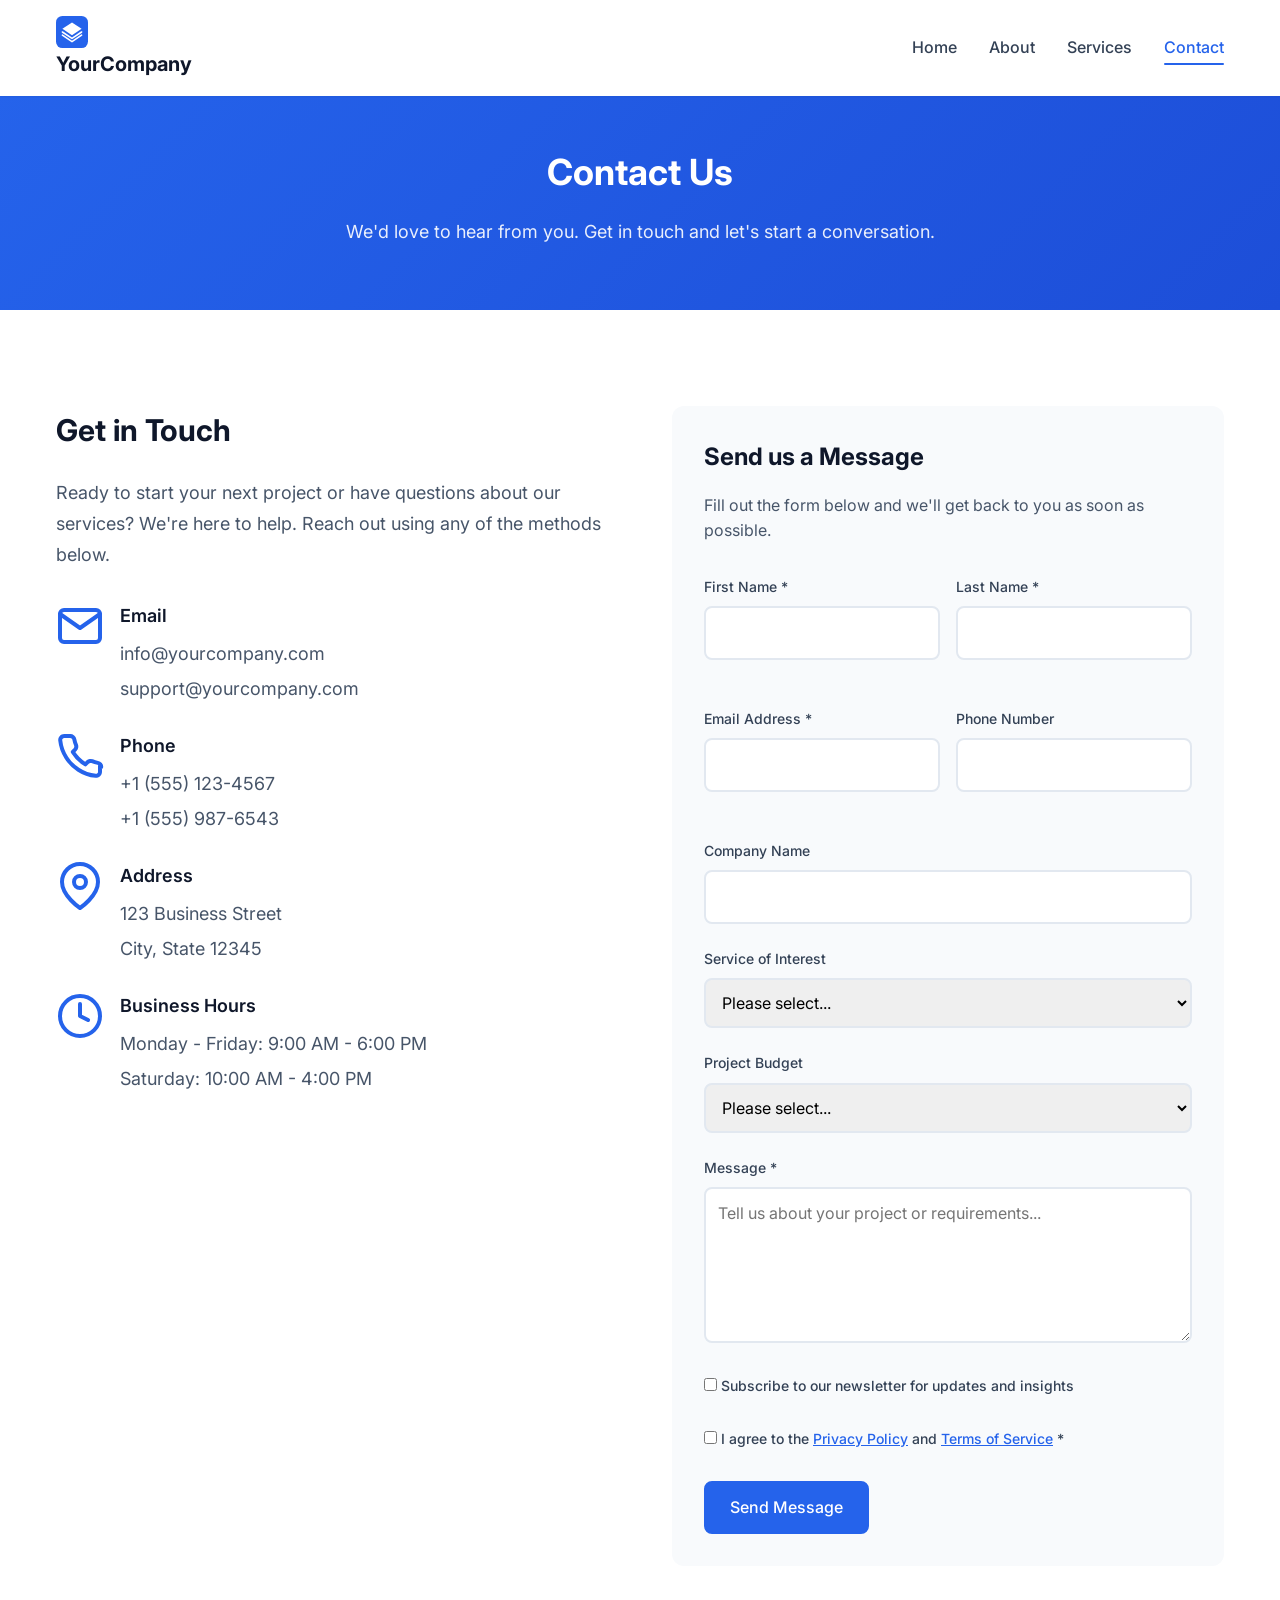
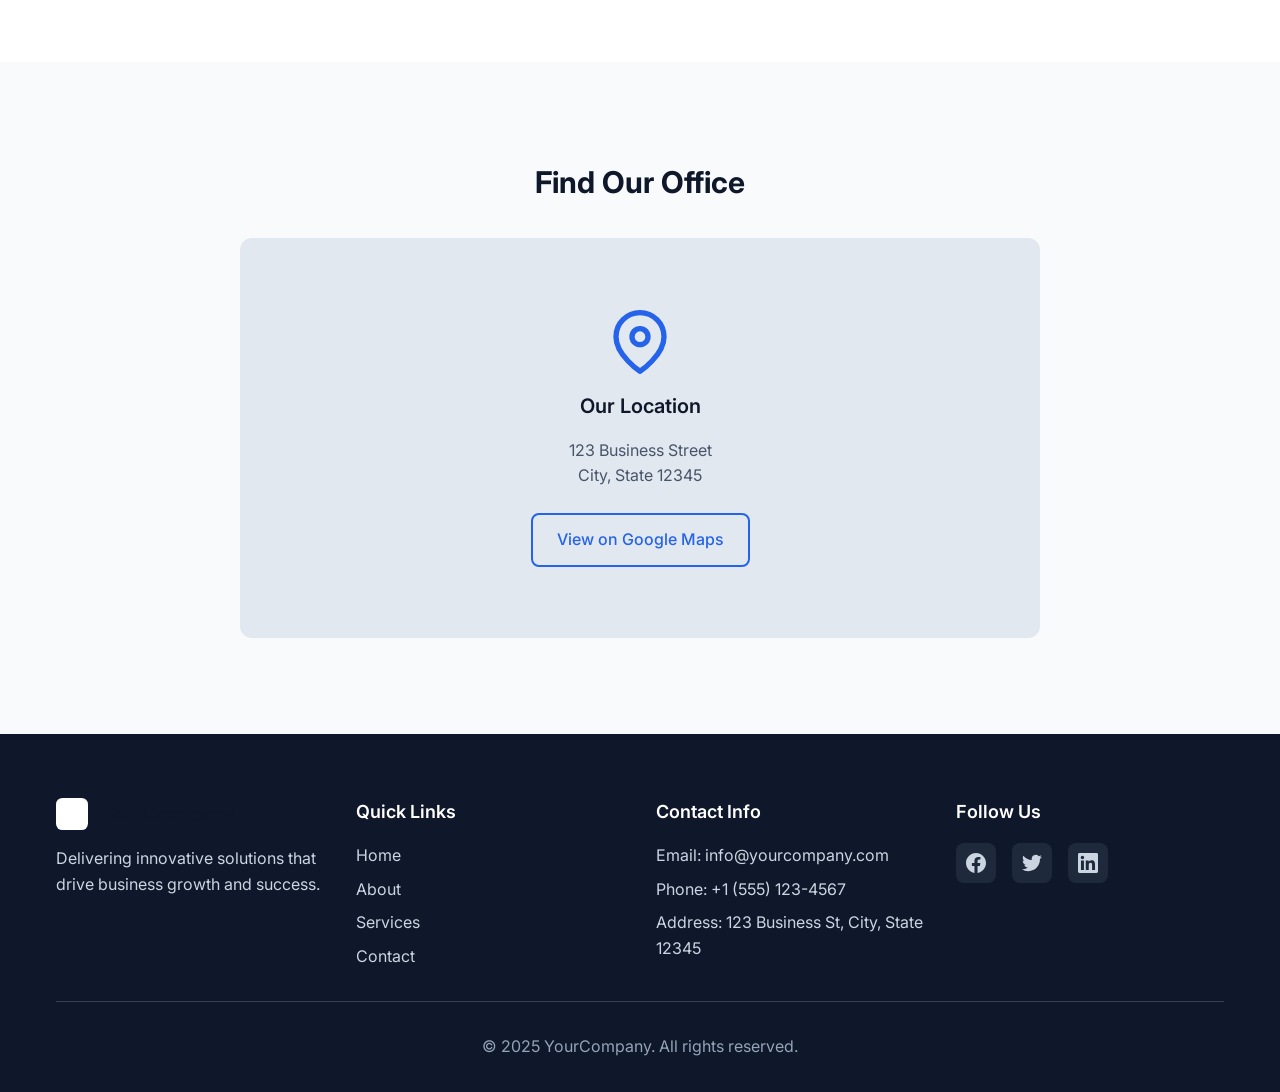
<file: contact.html>
<!DOCTYPE html>
<html lang="en">
<head>
    <meta charset="UTF-8">
    <meta name="viewport" content="width=device-width, initial-scale=1.0">
    <meta name="description" content="Get in touch with our team - contact information and inquiry form">
    <meta name="keywords" content="contact, get in touch, inquiry, support">
    <title>Contact Us - Your Company</title>
    <link rel="stylesheet" href="css/styles.css">
    <link rel="preconnect" href="https://fonts.googleapis.com">
    <link rel="preconnect" href="https://fonts.gstatic.com" crossorigin>
    <link href="https://fonts.googleapis.com/css2?family=Inter:wght@300;400;500;600;700&display=swap" rel="stylesheet">
    <link rel="icon" type="image/x-icon" href="assets/favicon.ico">
</head>
<body>
    <!-- Navigation -->
    <nav class="navbar" id="navbar">
        <div class="nav-container">
            <div class="nav-logo">
                <a href="index.html">
                    <img src="assets/logo.svg" alt="Company Logo" class="logo">
                    <span class="company-name">YourCompany</span>
                </a>
            </div>
            <ul class="nav-menu" id="nav-menu">
                <li class="nav-item">
                    <a href="index.html" class="nav-link">Home</a>
                </li>
                <li class="nav-item">
                    <a href="about.html" class="nav-link">About</a>
                </li>
                <li class="nav-item">
                    <a href="services.html" class="nav-link">Services</a>
                </li>
                <li class="nav-item">
                    <a href="contact.html" class="nav-link active">Contact</a>
                </li>
            </ul>
            <div class="nav-toggle" id="mobile-menu">
                <span class="bar"></span>
                <span class="bar"></span>
                <span class="bar"></span>
            </div>
        </div>
    </nav>

    <!-- Page Header -->
    <section class="page-header">
        <div class="container">
            <h1>Contact Us</h1>
            <p>We'd love to hear from you. Get in touch and let's start a conversation.</p>
        </div>
    </section>

    <!-- Contact Section -->
    <section class="contact">
        <div class="container">
            <div class="contact-content">
                <!-- Contact Information -->
                <div class="contact-info">
                    <h2>Get in Touch</h2>
                    <p>
                        Ready to start your next project or have questions about our services? 
                        We're here to help. Reach out using any of the methods below.
                    </p>
                    
                    <div class="contact-methods">
                        <div class="contact-method">
                            <div class="method-icon">
                                <svg viewBox="0 0 24 24" fill="none" xmlns="http://www.w3.org/2000/svg">
                                    <path d="M4 4H20C21.1 4 22 4.9 22 6V18C22 19.1 21.1 20 20 20H4C2.9 20 2 19.1 2 18V6C2 4.9 2.9 4 4 4Z" stroke="currentColor" stroke-width="2" stroke-linecap="round" stroke-linejoin="round"/>
                                    <polyline points="22,6 12,13 2,6" stroke="currentColor" stroke-width="2" stroke-linecap="round" stroke-linejoin="round"/>
                                </svg>
                            </div>
                            <div class="method-details">
                                <h4>Email</h4>
                                <p>info@yourcompany.com</p>
                                <p>support@yourcompany.com</p>
                            </div>
                        </div>

                        <div class="contact-method">
                            <div class="method-icon">
                                <svg viewBox="0 0 24 24" fill="none" xmlns="http://www.w3.org/2000/svg">
                                    <path d="M22 16.92V19.92C22.0011 20.1985 21.9441 20.4742 21.8325 20.7293C21.7209 20.9845 21.5573 21.2136 21.3521 21.4019C21.1468 21.5901 20.9046 21.7335 20.6407 21.8227C20.3769 21.9119 20.0974 21.9451 19.82 21.92C16.7428 21.5856 13.787 20.5341 11.19 18.85C8.77382 17.3147 6.72533 15.2662 5.18999 12.85C3.49997 10.2412 2.44824 7.27099 2.11999 4.18C2.095 3.90347 2.12787 3.62476 2.21649 3.36162C2.30512 3.09849 2.44756 2.85669 2.63476 2.65162C2.82196 2.44655 3.0498 2.28271 3.30379 2.17052C3.55777 2.05833 3.83233 2.00026 4.10999 2H7.10999C7.59344 1.99522 8.06543 2.16708 8.43999 2.48353C8.81455 2.79999 9.06755 3.23945 9.15999 3.72C9.33581 4.68007 9.62283 5.62273 10.01 6.53C10.1426 6.88792 10.1787 7.27691 10.1155 7.65088C10.0524 8.02485 9.89218 8.37335 9.64999 8.66L8.38999 9.92C9.93051 12.4135 12.1865 14.6695 14.68 16.21L15.94 14.95C16.2266 14.7078 16.5751 14.5476 16.9491 14.4845C17.3231 14.4213 17.7121 14.4574 18.07 14.59C18.9773 14.9772 19.9199 15.2642 20.88 15.44C21.3705 15.5355 21.8188 15.7954 22.1398 16.1808C22.4608 16.5661 22.6286 17.0501 22.62 17.54L22 16.92Z" stroke="currentColor" stroke-width="2" stroke-linecap="round" stroke-linejoin="round"/>
                                </svg>
                            </div>
                            <div class="method-details">
                                <h4>Phone</h4>
                                <p>+1 (555) 123-4567</p>
                                <p>+1 (555) 987-6543</p>
                            </div>
                        </div>

                        <div class="contact-method">
                            <div class="method-icon">
                                <svg viewBox="0 0 24 24" fill="none" xmlns="http://www.w3.org/2000/svg">
                                    <path d="M21 10C21 17 12 23 12 23S3 17 3 10C3 7.61305 3.94821 5.32387 5.63604 3.63604C7.32387 1.94821 9.61305 1 12 1C14.3869 1 16.6761 1.94821 18.364 3.63604C20.0518 5.32387 21 7.61305 21 10Z" stroke="currentColor" stroke-width="2" stroke-linecap="round" stroke-linejoin="round"/>
                                    <circle cx="12" cy="10" r="3" stroke="currentColor" stroke-width="2"/>
                                </svg>
                            </div>
                            <div class="method-details">
                                <h4>Address</h4>
                                <p>123 Business Street</p>
                                <p>City, State 12345</p>
                            </div>
                        </div>

                        <div class="contact-method">
                            <div class="method-icon">
                                <svg viewBox="0 0 24 24" fill="none" xmlns="http://www.w3.org/2000/svg">
                                    <circle cx="12" cy="12" r="10" stroke="currentColor" stroke-width="2"/>
                                    <polyline points="12,6 12,12 16,14" stroke="currentColor" stroke-width="2" stroke-linecap="round" stroke-linejoin="round"/>
                                </svg>
                            </div>
                            <div class="method-details">
                                <h4>Business Hours</h4>
                                <p>Monday - Friday: 9:00 AM - 6:00 PM</p>
                                <p>Saturday: 10:00 AM - 4:00 PM</p>
                            </div>
                        </div>
                    </div>
                </div>

                <!-- Contact Form -->
                <div class="contact-form">
                    <form id="contactForm" class="form">
                        <h3>Send us a Message</h3>
                        <p>Fill out the form below and we'll get back to you as soon as possible.</p>
                        
                        <div class="form-row">
                            <div class="form-group">
                                <label for="firstName">First Name *</label>
                                <input type="text" id="firstName" name="firstName" required>
                            </div>
                            <div class="form-group">
                                <label for="lastName">Last Name *</label>
                                <input type="text" id="lastName" name="lastName" required>
                            </div>
                        </div>

                        <div class="form-row">
                            <div class="form-group">
                                <label for="email">Email Address *</label>
                                <input type="email" id="email" name="email" required>
                            </div>
                            <div class="form-group">
                                <label for="phone">Phone Number</label>
                                <input type="tel" id="phone" name="phone">
                            </div>
                        </div>

                        <div class="form-group">
                            <label for="company">Company Name</label>
                            <input type="text" id="company" name="company">
                        </div>

                        <div class="form-group">
                            <label for="service">Service of Interest</label>
                            <select id="service" name="service">
                                <option value="">Please select...</option>
                                <option value="web-development">Web Development</option>
                                <option value="cloud-solutions">Cloud Solutions</option>
                                <option value="data-analytics">Data Analytics</option>
                                <option value="quality-assurance">Quality Assurance</option>
                                <option value="ui-ux-design">UI/UX Design</option>
                                <option value="integration-services">Integration Services</option>
                                <option value="consulting">Consulting</option>
                                <option value="other">Other</option>
                            </select>
                        </div>

                        <div class="form-group">
                            <label for="budget">Project Budget</label>
                            <select id="budget" name="budget">
                                <option value="">Please select...</option>
                                <option value="under-10k">Under $10,000</option>
                                <option value="10k-25k">$10,000 - $25,000</option>
                                <option value="25k-50k">$25,000 - $50,000</option>
                                <option value="50k-100k">$50,000 - $100,000</option>
                                <option value="over-100k">Over $100,000</option>
                            </select>
                        </div>

                        <div class="form-group">
                            <label for="message">Message *</label>
                            <textarea id="message" name="message" rows="5" required placeholder="Tell us about your project or requirements..."></textarea>
                        </div>

                        <div class="form-group checkbox-group">
                            <label class="checkbox-label">
                                <input type="checkbox" id="newsletter" name="newsletter">
                                <span class="checkmark"></span>
                                Subscribe to our newsletter for updates and insights
                            </label>
                        </div>

                        <div class="form-group checkbox-group">
                            <label class="checkbox-label">
                                <input type="checkbox" id="privacy" name="privacy" required>
                                <span class="checkmark"></span>
                                I agree to the <a href="#" target="_blank">Privacy Policy</a> and <a href="#" target="_blank">Terms of Service</a> *
                            </label>
                        </div>

                        <button type="submit" class="btn btn-primary">Send Message</button>
                    </form>
                </div>
            </div>
        </div>
    </section>

    <!-- Map Section (Optional) -->
    <section class="map">
        <div class="container">
            <h2>Find Our Office</h2>
            <div class="map-container">
                <!-- You can replace this with an actual Google Maps embed -->
                <div class="map-placeholder">
                    <div class="map-content">
                        <div class="map-icon">
                            <svg viewBox="0 0 24 24" fill="none" xmlns="http://www.w3.org/2000/svg">
                                <path d="M21 10C21 17 12 23 12 23S3 17 3 10C3 7.61305 3.94821 5.32387 5.63604 3.63604C7.32387 1.94821 9.61305 1 12 1C14.3869 1 16.6761 1.94821 18.364 3.63604C20.0518 5.32387 21 7.61305 21 10Z" stroke="currentColor" stroke-width="2" stroke-linecap="round" stroke-linejoin="round"/>
                                <circle cx="12" cy="10" r="3" stroke="currentColor" stroke-width="2"/>
                            </svg>
                        </div>
                        <h3>Our Location</h3>
                        <p>123 Business Street<br>City, State 12345</p>
                        <a href="https://maps.google.com" target="_blank" class="btn btn-secondary">View on Google Maps</a>
                    </div>
                </div>
            </div>
        </div>
    </section>

    <!-- Footer -->
    <footer class="footer">
        <div class="container">
            <div class="footer-content">
                <div class="footer-section">
                    <div class="footer-logo">
                        <img src="assets/logo.svg" alt="Company Logo" class="logo">
                        <span class="company-name">YourCompany</span>
                    </div>
                    <p>Delivering innovative solutions that drive business growth and success.</p>
                </div>
                <div class="footer-section">
                    <h4>Quick Links</h4>
                    <ul>
                        <li><a href="index.html">Home</a></li>
                        <li><a href="about.html">About</a></li>
                        <li><a href="services.html">Services</a></li>
                        <li><a href="contact.html">Contact</a></li>
                    </ul>
                </div>
                <div class="footer-section">
                    <h4>Contact Info</h4>
                    <p>Email: info@yourcompany.com</p>
                    <p>Phone: +1 (555) 123-4567</p>
                    <p>Address: 123 Business St, City, State 12345</p>
                </div>
                <div class="footer-section">
                    <h4>Follow Us</h4>
                    <div class="social-links">
                        <a href="#" aria-label="Facebook">
                            <svg viewBox="0 0 24 24" fill="currentColor">
                                <path d="M24 12.073c0-6.627-5.373-12-12-12s-12 5.373-12 12c0 5.99 4.388 10.954 10.125 11.854v-8.385H7.078v-3.47h3.047V9.43c0-3.007 1.792-4.669 4.533-4.669 1.312 0 2.686.235 2.686.235v2.953H15.83c-1.491 0-1.956.925-1.956 1.874v2.25h3.328l-.532 3.47h-2.796v8.385C19.612 23.027 24 18.062 24 12.073z"/>
                            </svg>
                        </a>
                        <a href="#" aria-label="Twitter">
                            <svg viewBox="0 0 24 24" fill="currentColor">
                                <path d="M23.953 4.57a10 10 0 01-2.825.775 4.958 4.958 0 002.163-2.723c-.951.555-2.005.959-3.127 1.184a4.92 4.92 0 00-8.384 4.482C7.69 8.095 4.067 6.13 1.64 3.162a4.822 4.822 0 00-.666 2.475c0 1.71.87 3.213 2.188 4.096a4.904 4.904 0 01-2.228-.616v.06a4.923 4.923 0 003.946 4.827 4.996 4.996 0 01-2.212.085 4.936 4.936 0 004.604 3.417 9.867 9.867 0 01-6.102 2.105c-.39 0-.779-.023-1.17-.067a13.995 13.995 0 007.557 2.209c9.053 0 13.998-7.496 13.998-13.985 0-.21 0-.42-.015-.63A9.935 9.935 0 0024 4.59z"/>
                            </svg>
                        </a>
                        <a href="#" aria-label="LinkedIn">
                            <svg viewBox="0 0 24 24" fill="currentColor">
                                <path d="M20.447 20.452h-3.554v-5.569c0-1.328-.027-3.037-1.852-3.037-1.853 0-2.136 1.445-2.136 2.939v5.667H9.351V9h3.414v1.561h.046c.477-.9 1.637-1.85 3.37-1.85 3.601 0 4.267 2.37 4.267 5.455v6.286zM5.337 7.433c-1.144 0-2.063-.926-2.063-2.065 0-1.138.92-2.063 2.063-2.063 1.14 0 2.064.925 2.064 2.063 0 1.139-.925 2.065-2.064 2.065zm1.782 13.019H3.555V9h3.564v11.452zM22.225 0H1.771C.792 0 0 .774 0 1.729v20.542C0 23.227.792 24 1.771 24h20.451C23.2 24 24 23.227 24 22.271V1.729C24 .774 23.2 0 22.222 0h.003z"/>
                            </svg>
                        </a>
                    </div>
                </div>
            </div>
            <div class="footer-bottom">
                <p>&copy; 2025 YourCompany. All rights reserved.</p>
            </div>
        </div>
    </footer>

    <script src="js/script.js"></script>
</body>
</html>
</file>
<file: css/styles.css>
/* ===========================================
   Modern CSS Reset & Base Styles
   =========================================== */

*, *::before, *::after {
    box-sizing: border-box;
}

* {
    margin: 0;
    padding: 0;
}

html {
    scroll-behavior: smooth;
}

body {
    font-family: 'Inter', -apple-system, BlinkMacSystemFont, 'Segoe UI', Roboto, Oxygen, Ubuntu, Cantarell, sans-serif;
    font-size: 16px;
    line-height: 1.6;
    color: #333;
    overflow-x: hidden;
}

img, picture, video, canvas, svg {
    display: block;
    max-width: 100%;
}

input, button, textarea, select {
    font: inherit;
}

p, h1, h2, h3, h4, h5, h6 {
    overflow-wrap: break-word;
}

a {
    text-decoration: none;
    color: inherit;
}

ul, ol {
    list-style: none;
}

/* ===========================================
   CSS Custom Properties (Variables)
   =========================================== */

:root {
    /* Colors */
    --primary-color: #2563eb;
    --primary-dark: #1d4ed8;
    --primary-light: #3b82f6;
    --secondary-color: #64748b;
    --accent-color: #f59e0b;
    --success-color: #10b981;
    --warning-color: #f59e0b;
    --error-color: #ef4444;
    
    /* Neutrals */
    --white: #ffffff;
    --gray-50: #f8fafc;
    --gray-100: #f1f5f9;
    --gray-200: #e2e8f0;
    --gray-300: #cbd5e1;
    --gray-400: #94a3b8;
    --gray-500: #64748b;
    --gray-600: #475569;
    --gray-700: #334155;
    --gray-800: #1e293b;
    --gray-900: #0f172a;
    
    /* Typography */
    --font-size-xs: 0.75rem;
    --font-size-sm: 0.875rem;
    --font-size-base: 1rem;
    --font-size-lg: 1.125rem;
    --font-size-xl: 1.25rem;
    --font-size-2xl: 1.5rem;
    --font-size-3xl: 1.875rem;
    --font-size-4xl: 2.25rem;
    --font-size-5xl: 3rem;
    
    /* Spacing */
    --space-1: 0.25rem;
    --space-2: 0.5rem;
    --space-3: 0.75rem;
    --space-4: 1rem;
    --space-5: 1.25rem;
    --space-6: 1.5rem;
    --space-8: 2rem;
    --space-10: 2.5rem;
    --space-12: 3rem;
    --space-16: 4rem;
    --space-20: 5rem;
    --space-24: 6rem;
    
    /* Shadows */
    --shadow-sm: 0 1px 2px 0 rgb(0 0 0 / 0.05);
    --shadow: 0 1px 3px 0 rgb(0 0 0 / 0.1), 0 1px 2px -1px rgb(0 0 0 / 0.1);
    --shadow-md: 0 4px 6px -1px rgb(0 0 0 / 0.1), 0 2px 4px -2px rgb(0 0 0 / 0.1);
    --shadow-lg: 0 10px 15px -3px rgb(0 0 0 / 0.1), 0 4px 6px -4px rgb(0 0 0 / 0.1);
    --shadow-xl: 0 20px 25px -5px rgb(0 0 0 / 0.1), 0 8px 10px -6px rgb(0 0 0 / 0.1);
    
    /* Border Radius */
    --radius-sm: 0.25rem;
    --radius: 0.375rem;
    --radius-md: 0.5rem;
    --radius-lg: 0.75rem;
    --radius-xl: 1rem;
    
    /* Transitions */
    --transition: all 0.2s cubic-bezier(0.4, 0, 0.2, 1);
    --transition-colors: color 0.2s, background-color 0.2s, border-color 0.2s;
}

/* ===========================================
   Utility Classes
   =========================================== */

.container {
    width: 100%;
    max-width: 1200px;
    margin: 0 auto;
    padding: 0 var(--space-4);
}

.section-header {
    text-align: center;
    margin-bottom: var(--space-16);
}

.section-header h2 {
    font-size: var(--font-size-3xl);
    font-weight: 700;
    color: var(--gray-900);
    margin-bottom: var(--space-4);
}

.section-header p {
    font-size: var(--font-size-lg);
    color: var(--gray-600);
    max-width: 600px;
    margin: 0 auto;
}

/* ===========================================
   Button Styles
   =========================================== */

.btn {
    display: inline-flex;
    align-items: center;
    justify-content: center;
    gap: var(--space-2);
    padding: var(--space-3) var(--space-6);
    font-size: var(--font-size-base);
    font-weight: 500;
    border-radius: var(--radius-md);
    border: 2px solid transparent;
    cursor: pointer;
    transition: var(--transition);
    text-decoration: none;
    white-space: nowrap;
}

.btn-primary {
    background-color: var(--primary-color);
    color: var(--white);
    border-color: var(--primary-color);
}

.btn-primary:hover {
    background-color: var(--primary-dark);
    border-color: var(--primary-dark);
    transform: translateY(-1px);
    box-shadow: var(--shadow-md);
}

.btn-secondary {
    background-color: transparent;
    color: var(--primary-color);
    border-color: var(--primary-color);
}

.btn-secondary:hover {
    background-color: var(--primary-color);
    color: var(--white);
    transform: translateY(-1px);
    box-shadow: var(--shadow-md);
}

/* ===========================================
   Navigation
   =========================================== */

.navbar {
    position: fixed;
    top: 0;
    width: 100%;
    background-color: var(--white);
    box-shadow: var(--shadow-sm);
    z-index: 1000;
    transition: var(--transition);
}

.nav-container {
    display: flex;
    justify-content: space-between;
    align-items: center;
    max-width: 1200px;
    margin: 0 auto;
    padding: var(--space-4);
}

.nav-logo {
    display: flex;
    align-items: center;
    gap: var(--space-3);
}

.nav-logo .logo {
    width: 32px;
    height: 32px;
}

.company-name {
    font-size: var(--font-size-xl);
    font-weight: 700;
    color: var(--gray-900);
}

.nav-menu {
    display: flex;
    gap: var(--space-8);
}

.nav-link {
    font-weight: 500;
    color: var(--gray-700);
    transition: var(--transition-colors);
    position: relative;
}

.nav-link:hover,
.nav-link.active {
    color: var(--primary-color);
}

.nav-link.active::after {
    content: '';
    position: absolute;
    bottom: -8px;
    left: 0;
    right: 0;
    height: 2px;
    background-color: var(--primary-color);
    border-radius: var(--radius-sm);
}

.nav-toggle {
    display: none;
    flex-direction: column;
    cursor: pointer;
    gap: var(--space-1);
}

.bar {
    width: 25px;
    height: 3px;
    background-color: var(--gray-700);
    transition: var(--transition);
    border-radius: var(--radius-sm);
}

/* ===========================================
   Hero Section
   =========================================== */

.hero {
    margin-top: 80px;
    padding: var(--space-24) 0;
    background: linear-gradient(135deg, var(--gray-50) 0%, var(--white) 100%);
}

.hero-container {
    display: grid;
    grid-template-columns: 1fr 1fr;
    gap: var(--space-16);
    align-items: center;
    max-width: 1200px;
    margin: 0 auto;
    padding: 0 var(--space-4);
}

.hero-title {
    font-size: var(--font-size-5xl);
    font-weight: 700;
    color: var(--gray-900);
    line-height: 1.1;
    margin-bottom: var(--space-6);
}

.hero-description {
    font-size: var(--font-size-lg);
    color: var(--gray-600);
    margin-bottom: var(--space-8);
    line-height: 1.7;
}

.hero-buttons {
    display: flex;
    gap: var(--space-4);
    flex-wrap: wrap;
}

.hero-image img {
    width: 100%;
    height: auto;
    border-radius: var(--radius-xl);
    box-shadow: var(--shadow-xl);
}

/* ===========================================
   Features Section
   =========================================== */

.features {
    padding: var(--space-24) 0;
    background-color: var(--white);
}

.features-grid {
    display: grid;
    grid-template-columns: repeat(auto-fit, minmax(300px, 1fr));
    gap: var(--space-8);
}

.feature-card {
    text-align: center;
    padding: var(--space-8);
    border-radius: var(--radius-lg);
    background-color: var(--gray-50);
    transition: var(--transition);
}

.feature-card:hover {
    transform: translateY(-4px);
    box-shadow: var(--shadow-lg);
}

.feature-icon {
    width: 64px;
    height: 64px;
    margin: 0 auto var(--space-6);
    color: var(--primary-color);
}

.feature-icon svg {
    width: 100%;
    height: 100%;
}

.feature-card h3 {
    font-size: var(--font-size-xl);
    font-weight: 600;
    color: var(--gray-900);
    margin-bottom: var(--space-4);
}

.feature-card p {
    color: var(--gray-600);
    line-height: 1.7;
}

/* ===========================================
   CTA Section
   =========================================== */

.cta {
    padding: var(--space-24) 0;
    background-color: var(--primary-color);
    color: var(--white);
    text-align: center;
}

.cta-content h2 {
    font-size: var(--font-size-3xl);
    font-weight: 700;
    margin-bottom: var(--space-4);
}

.cta-content p {
    font-size: var(--font-size-lg);
    margin-bottom: var(--space-8);
    opacity: 0.9;
}

.cta .btn-primary {
    background-color: var(--white);
    color: var(--primary-color);
    border-color: var(--white);
}

.cta .btn-primary:hover {
    background-color: var(--gray-100);
    border-color: var(--gray-100);
}

/* ===========================================
   Footer
   =========================================== */

.footer {
    background-color: var(--gray-900);
    color: var(--white);
    padding: var(--space-16) 0 var(--space-8);
}

.footer-content {
    display: grid;
    grid-template-columns: repeat(auto-fit, minmax(250px, 1fr));
    gap: var(--space-8);
    margin-bottom: var(--space-8);
}

.footer-logo {
    display: flex;
    align-items: center;
    gap: var(--space-3);
    margin-bottom: var(--space-4);
}

.footer-logo .logo {
    width: 32px;
    height: 32px;
    filter: brightness(0) invert(1);
}

.footer-section h4 {
    font-size: var(--font-size-lg);
    font-weight: 600;
    margin-bottom: var(--space-4);
}

.footer-section ul {
    display: flex;
    flex-direction: column;
    gap: var(--space-2);
}

.footer-section a {
    color: var(--gray-300);
    transition: var(--transition-colors);
}

.footer-section a:hover {
    color: var(--white);
}

.footer-section p {
    color: var(--gray-300);
    margin-bottom: var(--space-2);
}

.social-links {
    display: flex;
    gap: var(--space-4);
}

.social-links a {
    width: 40px;
    height: 40px;
    display: flex;
    align-items: center;
    justify-content: center;
    background-color: var(--gray-800);
    border-radius: var(--radius-md);
    transition: var(--transition);
}

.social-links a:hover {
    background-color: var(--primary-color);
    transform: translateY(-2px);
}

.social-links svg {
    width: 20px;
    height: 20px;
}

.footer-bottom {
    text-align: center;
    padding-top: var(--space-8);
    border-top: 1px solid var(--gray-700);
    color: var(--gray-400);
}

/* ===========================================
   Page Header
   =========================================== */

.page-header {
    margin-top: 80px;
    padding: var(--space-16) 0;
    background: linear-gradient(135deg, var(--primary-color) 0%, var(--primary-dark) 100%);
    color: var(--white);
    text-align: center;
}

.page-header h1 {
    font-size: var(--font-size-4xl);
    font-weight: 700;
    margin-bottom: var(--space-4);
}

.page-header p {
    font-size: var(--font-size-lg);
    opacity: 0.9;
}

/* ===========================================
   About Page Styles
   =========================================== */

.about-overview {
    padding: var(--space-24) 0;
    background-color: var(--white);
}

.about-content {
    display: grid;
    grid-template-columns: 1fr 1fr;
    gap: var(--space-16);
    align-items: center;
}

.about-text h2 {
    font-size: var(--font-size-3xl);
    font-weight: 700;
    color: var(--gray-900);
    margin-bottom: var(--space-6);
}

.about-text p {
    font-size: var(--font-size-lg);
    color: var(--gray-600);
    margin-bottom: var(--space-6);
    line-height: 1.7;
}

.about-image img {
    width: 100%;
    border-radius: var(--radius-xl);
    box-shadow: var(--shadow-lg);
}

.mission-vision {
    padding: var(--space-24) 0;
    background-color: var(--gray-50);
}

.mission-vision-grid {
    display: grid;
    grid-template-columns: 1fr 1fr;
    gap: var(--space-8);
}

.mission-card, .vision-card {
    background-color: var(--white);
    padding: var(--space-8);
    border-radius: var(--radius-lg);
    text-align: center;
    box-shadow: var(--shadow);
    transition: var(--transition);
}

.mission-card:hover, .vision-card:hover {
    transform: translateY(-4px);
    box-shadow: var(--shadow-lg);
}

.card-icon {
    width: 64px;
    height: 64px;
    margin: 0 auto var(--space-6);
    color: var(--primary-color);
}

.card-icon svg {
    width: 100%;
    height: 100%;
}

.values {
    padding: var(--space-24) 0;
    background-color: var(--white);
}

.values-grid {
    display: grid;
    grid-template-columns: repeat(auto-fit, minmax(250px, 1fr));
    gap: var(--space-8);
}

.value-card {
    text-align: center;
    padding: var(--space-6);
}

.value-icon {
    width: 48px;
    height: 48px;
    margin: 0 auto var(--space-4);
    color: var(--primary-color);
}

.value-icon svg {
    width: 100%;
    height: 100%;
}

.value-card h4 {
    font-size: var(--font-size-lg);
    font-weight: 600;
    color: var(--gray-900);
    margin-bottom: var(--space-3);
}

.value-card p {
    color: var(--gray-600);
    line-height: 1.6;
}

.team {
    padding: var(--space-24) 0;
    background-color: var(--gray-50);
}

.team-grid {
    display: grid;
    grid-template-columns: repeat(auto-fit, minmax(300px, 1fr));
    gap: var(--space-8);
}

.team-member {
    background-color: var(--white);
    border-radius: var(--radius-lg);
    overflow: hidden;
    box-shadow: var(--shadow);
    transition: var(--transition);
}

.team-member:hover {
    transform: translateY(-4px);
    box-shadow: var(--shadow-lg);
}

.member-image img {
    width: 100%;
    height: 250px;
    object-fit: cover;
}

.member-info {
    padding: var(--space-6);
    text-align: center;
}

.member-info h4 {
    font-size: var(--font-size-xl);
    font-weight: 600;
    color: var(--gray-900);
    margin-bottom: var(--space-2);
}

.member-role {
    font-size: var(--font-size-base);
    color: var(--primary-color);
    font-weight: 500;
    margin-bottom: var(--space-4);
}

.member-description {
    color: var(--gray-600);
    line-height: 1.6;
}

/* ===========================================
   Services Page Styles
   =========================================== */

.services-overview {
    padding: var(--space-24) 0;
    background-color: var(--white);
}

.services-grid {
    display: grid;
    grid-template-columns: repeat(auto-fit, minmax(350px, 1fr));
    gap: var(--space-8);
}

.service-card {
    background-color: var(--gray-50);
    padding: var(--space-8);
    border-radius: var(--radius-lg);
    transition: var(--transition);
}

.service-card:hover {
    transform: translateY(-4px);
    box-shadow: var(--shadow-lg);
    background-color: var(--white);
}

.service-icon {
    width: 64px;
    height: 64px;
    color: var(--primary-color);
    margin-bottom: var(--space-6);
}

.service-icon svg {
    width: 100%;
    height: 100%;
}

.service-card h3 {
    font-size: var(--font-size-xl);
    font-weight: 600;
    color: var(--gray-900);
    margin-bottom: var(--space-4);
}

.service-card p {
    color: var(--gray-600);
    line-height: 1.7;
    margin-bottom: var(--space-6);
}

.service-features {
    list-style: none;
}

.service-features li {
    position: relative;
    padding-left: var(--space-6);
    color: var(--gray-600);
    margin-bottom: var(--space-2);
}

.service-features li::before {
    content: '✓';
    position: absolute;
    left: 0;
    color: var(--success-color);
    font-weight: bold;
}

.process {
    padding: var(--space-24) 0;
    background-color: var(--gray-50);
}

.process-steps {
    display: grid;
    grid-template-columns: repeat(auto-fit, minmax(250px, 1fr));
    gap: var(--space-8);
}

.process-step {
    text-align: center;
    position: relative;
}

.step-number {
    width: 60px;
    height: 60px;
    background-color: var(--primary-color);
    color: var(--white);
    border-radius: 50%;
    display: flex;
    align-items: center;
    justify-content: center;
    font-size: var(--font-size-xl);
    font-weight: 700;
    margin: 0 auto var(--space-6);
}

.step-content h4 {
    font-size: var(--font-size-lg);
    font-weight: 600;
    color: var(--gray-900);
    margin-bottom: var(--space-3);
}

.step-content p {
    color: var(--gray-600);
    line-height: 1.6;
}

.testimonials {
    padding: var(--space-24) 0;
    background-color: var(--white);
}

.testimonials-grid {
    display: grid;
    grid-template-columns: repeat(auto-fit, minmax(300px, 1fr));
    gap: var(--space-8);
}

.testimonial-card {
    background-color: var(--gray-50);
    padding: var(--space-8);
    border-radius: var(--radius-lg);
    transition: var(--transition);
}

.testimonial-card:hover {
    transform: translateY(-4px);
    box-shadow: var(--shadow-lg);
}

.testimonial-content {
    margin-bottom: var(--space-6);
}

.testimonial-content p {
    font-style: italic;
    color: var(--gray-700);
    line-height: 1.7;
    font-size: var(--font-size-lg);
}

.testimonial-author {
    display: flex;
    align-items: center;
    gap: var(--space-4);
}

.testimonial-author img {
    width: 50px;
    height: 50px;
    border-radius: 50%;
    object-fit: cover;
}

.author-info h5 {
    font-weight: 600;
    color: var(--gray-900);
    margin-bottom: var(--space-1);
}

.author-info span {
    color: var(--gray-600);
    font-size: var(--font-size-sm);
}

/* ===========================================
   Contact Page Styles
   =========================================== */

.contact {
    padding: var(--space-24) 0;
    background-color: var(--white);
}

.contact-content {
    display: grid;
    grid-template-columns: 1fr 1fr;
    gap: var(--space-16);
}

.contact-info h2 {
    font-size: var(--font-size-3xl);
    font-weight: 700;
    color: var(--gray-900);
    margin-bottom: var(--space-6);
}

.contact-info p {
    font-size: var(--font-size-lg);
    color: var(--gray-600);
    margin-bottom: var(--space-8);
    line-height: 1.7;
}

.contact-methods {
    display: flex;
    flex-direction: column;
    gap: var(--space-6);
}

.contact-method {
    display: flex;
    gap: var(--space-4);
    align-items: flex-start;
}

.method-icon {
    width: 48px;
    height: 48px;
    color: var(--primary-color);
    flex-shrink: 0;
}

.method-icon svg {
    width: 100%;
    height: 100%;
}

.method-details h4 {
    font-size: var(--font-size-lg);
    font-weight: 600;
    color: var(--gray-900);
    margin-bottom: var(--space-2);
}

.method-details p {
    color: var(--gray-600);
    margin-bottom: var(--space-1);
}

.contact-form {
    background-color: var(--gray-50);
    padding: var(--space-8);
    border-radius: var(--radius-lg);
}

.form h3 {
    font-size: var(--font-size-2xl);
    font-weight: 700;
    color: var(--gray-900);
    margin-bottom: var(--space-4);
}

.form > p {
    color: var(--gray-600);
    margin-bottom: var(--space-8);
    line-height: 1.6;
}

.form-row {
    display: grid;
    grid-template-columns: 1fr 1fr;
    gap: var(--space-4);
    margin-bottom: var(--space-6);
}

.form-group {
    margin-bottom: var(--space-6);
}

.form-group label {
    display: block;
    font-size: var(--font-size-sm);
    font-weight: 500;
    color: var(--gray-700);
    margin-bottom: var(--space-2);
}

.form-group input,
.form-group select,
.form-group textarea {
    width: 100%;
    padding: var(--space-3);
    border: 2px solid var(--gray-200);
    border-radius: var(--radius-md);
    font-size: var(--font-size-base);
    transition: var(--transition);
}

.form-group input:focus,
.form-group select:focus,
.form-group textarea:focus {
    outline: none;
    border-color: var(--primary-color);
    box-shadow: 0 0 0 3px rgb(37 99 235 / 0.1);
}

.checkbox-group {
    display: flex;
    align-items: flex-start;
    gap: var(--space-3);
}

.checkbox-label {
    display: flex;
    align-items: flex-start;
    gap: var(--space-3);
    font-size: var(--font-size-sm);
    color: var(--gray-700);
    line-height: 1.5;
    cursor: pointer;
}

.checkbox-label input[type="checkbox"] {
    width: auto;
    margin: 0;
}

.checkbox-label a {
    color: var(--primary-color);
    text-decoration: underline;
}

.checkbox-label a:hover {
    color: var(--primary-dark);
}

.map {
    padding: var(--space-24) 0;
    background-color: var(--gray-50);
}

.map h2 {
    text-align: center;
    font-size: var(--font-size-3xl);
    font-weight: 700;
    color: var(--gray-900);
    margin-bottom: var(--space-8);
}

.map-container {
    max-width: 800px;
    margin: 0 auto;
}

.map-placeholder {
    background-color: var(--gray-200);
    border-radius: var(--radius-lg);
    height: 400px;
    display: flex;
    align-items: center;
    justify-content: center;
}

.map-content {
    text-align: center;
    color: var(--gray-600);
}

.map-icon {
    width: 64px;
    height: 64px;
    margin: 0 auto var(--space-4);
    color: var(--primary-color);
}

.map-icon svg {
    width: 100%;
    height: 100%;
}

.map-content h3 {
    font-size: var(--font-size-xl);
    font-weight: 600;
    color: var(--gray-900);
    margin-bottom: var(--space-4);
}

.map-content p {
    margin-bottom: var(--space-6);
    line-height: 1.6;
}

/* ===========================================
   Responsive Design
   =========================================== */

@media (max-width: 1024px) {
    .hero-container,
    .about-content,
    .contact-content {
        grid-template-columns: 1fr;
        gap: var(--space-12);
    }
    
    .mission-vision-grid {
        grid-template-columns: 1fr;
    }
    
    .hero-image {
        order: -1;
    }
}

@media (max-width: 768px) {
    .nav-menu {
        position: fixed;
        left: -100%;
        top: 80px;
        flex-direction: column;
        background-color: var(--white);
        width: 100%;
        text-align: center;
        transition: 0.3s;
        box-shadow: var(--shadow-lg);
        padding: var(--space-8) 0;
    }

    .nav-menu.active {
        left: 0;
    }

    .nav-toggle {
        display: flex;
    }

    .nav-toggle.active .bar:nth-child(2) {
        opacity: 0;
    }

    .nav-toggle.active .bar:nth-child(1) {
        transform: translateY(8px) rotate(45deg);
    }

    .nav-toggle.active .bar:nth-child(3) {
        transform: translateY(-8px) rotate(-45deg);
    }

    .hero-title {
        font-size: var(--font-size-3xl);
    }

    .hero-buttons {
        justify-content: center;
    }

    .form-row {
        grid-template-columns: 1fr;
    }

    .features-grid,
    .services-grid {
        grid-template-columns: 1fr;
    }

    .process-steps {
        grid-template-columns: 1fr;
    }

    .footer-content {
        grid-template-columns: 1fr;
        text-align: center;
    }
}

@media (max-width: 480px) {
    .container {
        padding: 0 var(--space-3);
    }

    .hero {
        padding: var(--space-16) 0;
    }

    .hero-title {
        font-size: var(--font-size-2xl);
    }

    .hero-buttons {
        flex-direction: column;
        align-items: center;
    }

    .btn {
        width: 100%;
        max-width: 300px;
    }

    .section-header h2 {
        font-size: var(--font-size-2xl);
    }

    .page-header h1 {
        font-size: var(--font-size-3xl);
    }

    .contact-form {
        padding: var(--space-6);
    }
}
</file>
